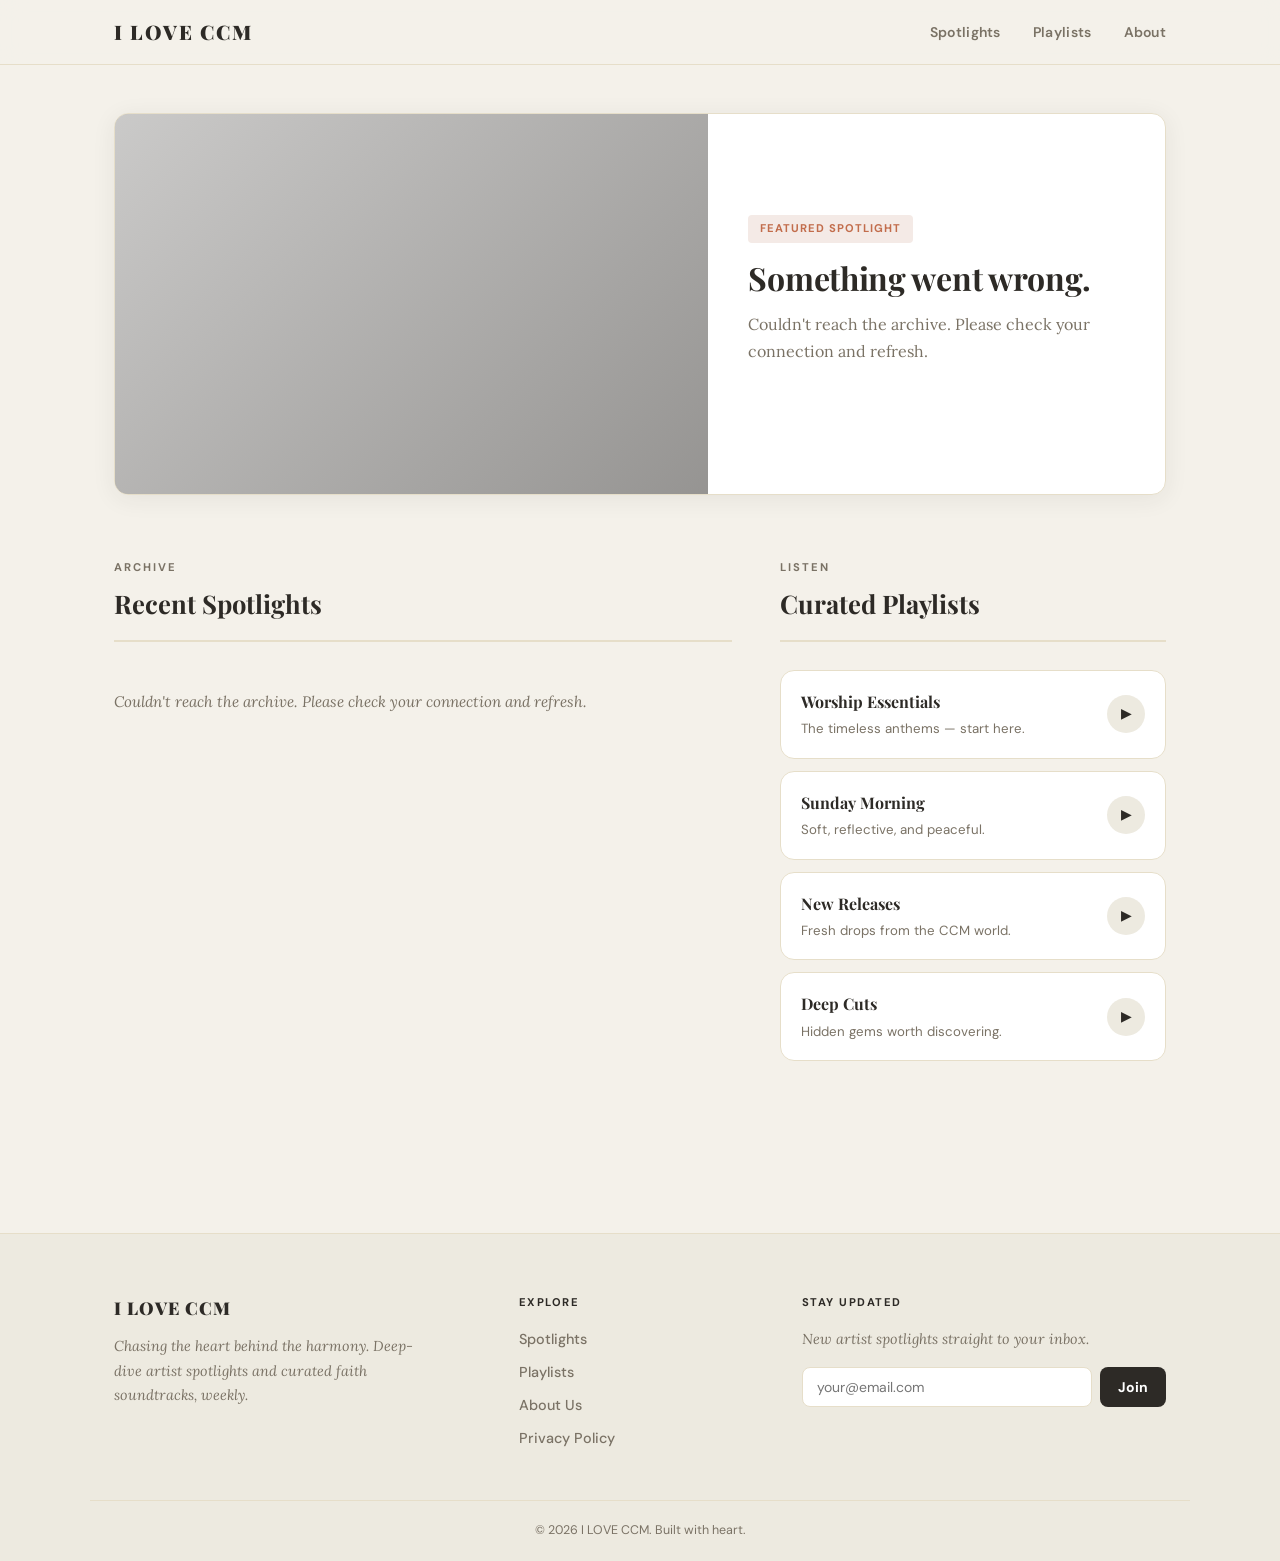
<file: index.html>
<!DOCTYPE html>
<html lang="en">
<head>
    <meta charset="UTF-8">
    <meta name="viewport" content="width=device-width, initial-scale=1.0">
    <meta name="description" content="I LOVE CCM — deep-dive artist spotlights and curated faith soundtracks.">
    <title>I LOVE CCM | Artist Spotlights & Playlists</title>
    <link rel="stylesheet" href="style.css">
</head>
<body>

    <header>
        <div class="nav-container">
            <a href="index.html" class="logo">I LOVE CCM</a>
            <nav class="nav-links">
                <a href="#spotlights">Spotlights</a>
                <a href="#playlists">Playlists</a>
                <a href="about.html">About</a>
            </nav>
        </div>
    </header>

    <main>

        <!-- HERO SPOTLIGHT -->
        <section class="hero-spotlight fade-up" id="featured-section" aria-label="Featured spotlight">
            <div class="spotlight-img" id="hero-img"></div>
            <div class="spotlight-content">
                <span class="tag">Featured Spotlight</span>
                <h1 class="spotlight-title" id="hero-title">Loading…</h1>
                <p class="spotlight-excerpt" id="hero-excerpt">Our latest artist breakdown is on its way.</p>
                <button class="btn" id="hero-btn" type="button">Read Spotlight</button>
            </div>
        </section>

        <!-- MAIN CONTENT GRID -->
        <div class="content-grid">

            <!-- RECENT SPOTLIGHTS -->
            <section id="spotlights" aria-label="Recent spotlights">
                <p class="section-label">Archive</p>
                <h2 class="section-title">Recent Spotlights</h2>
                <div class="posts-list" id="posts-container">
                    <p class="loading-state">Pulling from the archive…</p>
                </div>
            </section>

            <!-- PLAYLIST SIDEBAR -->
            <aside class="playlist-sidebar" id="playlists" aria-label="Curated playlists">
                <p class="section-label">Listen</p>
                <h2 class="section-title">Curated Playlists</h2>
                <div id="playlists-container">
                    <!-- Static playlist cards — replace href with your actual Spotify/Apple Music links -->
                    <a class="playlist-card" href="https://open.spotify.com" target="_blank" rel="noopener" aria-label="Open worship essentials playlist">
                        <div class="playlist-info">
                            <h4>Worship Essentials</h4>
                            <p>The timeless anthems — start here.</p>
                        </div>
                        <div class="play-icon" aria-hidden="true">▶</div>
                    </a>
                    <a class="playlist-card" href="https://open.spotify.com" target="_blank" rel="noopener" aria-label="Open Sunday morning playlist">
                        <div class="playlist-info">
                            <h4>Sunday Morning</h4>
                            <p>Soft, reflective, and peaceful.</p>
                        </div>
                        <div class="play-icon" aria-hidden="true">▶</div>
                    </a>
                    <a class="playlist-card" href="https://open.spotify.com" target="_blank" rel="noopener" aria-label="Open new releases playlist">
                        <div class="playlist-info">
                            <h4>New Releases</h4>
                            <p>Fresh drops from the CCM world.</p>
                        </div>
                        <div class="play-icon" aria-hidden="true">▶</div>
                    </a>
                    <a class="playlist-card" href="https://open.spotify.com" target="_blank" rel="noopener" aria-label="Open deep cuts playlist">
                        <div class="playlist-info">
                            <h4>Deep Cuts</h4>
                            <p>Hidden gems worth discovering.</p>
                        </div>
                        <div class="play-icon" aria-hidden="true">▶</div>
                    </a>
                </div>
            </aside>

        </div>
    </main>

    <footer>
        <div class="footer-container">
            <div class="footer-brand">
                <h3>I LOVE CCM</h3>
                <p>Chasing the heart behind the harmony. Deep-dive artist spotlights and curated faith soundtracks, weekly.</p>
            </div>
            <div class="footer-links">
                <h4>Explore</h4>
                <a href="#spotlights">Spotlights</a>
                <a href="#playlists">Playlists</a>
                <a href="about.html">About Us</a>
                <a href="privacy.html">Privacy Policy</a>
            </div>
            <div class="footer-newsletter">
                <h4>Stay Updated</h4>
                <p>New artist spotlights straight to your inbox.</p>
                <div class="newsletter-form">
                    <input type="email" id="newsletter-email" placeholder="your@email.com" aria-label="Email address">
                    <button type="button" id="newsletter-btn">Join</button>
                </div>
                <p class="newsletter-feedback" id="newsletter-feedback" aria-live="polite"></p>
            </div>
        </div>
        <div class="footer-bottom">
            &copy; 2026 I LOVE CCM. Built with heart.
        </div>
    </footer>

    <script src="script.js"></script>

    <script>
        // Newsletter
     document.getElementById("newsletter-btn").addEventListener("click", async () => {
    const input    = document.getElementById("newsletter-email");
    const feedback = document.getElementById("newsletter-feedback");
    const email    = input.value.trim();
    const valid    = /^[^\s@]+@[^\s@]+\.[^\s@]+$/.test(email);

    if (!valid) {
        feedback.textContent = "Please enter a valid email address.";
        feedback.style.color = "#e05c3a";
        return;
    }

    feedback.textContent = "Subscribing...";
    feedback.style.color = "var(--text-muted)";

    try {
        const res  = await fetch("/api/subscribe", {
            method:  "POST",
            headers: { "Content-Type": "application/json" },
            body:    JSON.stringify({ email })
        });
        const data = await res.json();

        if (res.ok) {
            feedback.textContent = "You're in! Welcome to the hub ✦";
            feedback.style.color = "var(--accent-secondary)";
            input.value = "";
        } else {
            feedback.textContent = data.error || "Something went wrong. Try again.";
            feedback.style.color = "#e05c3a";
        }
    } catch (err) {
        feedback.textContent = "Connection error. Please try again.";
        feedback.style.color = "#e05c3a";
    }
});
    </script>

</body>
</html>
</file>
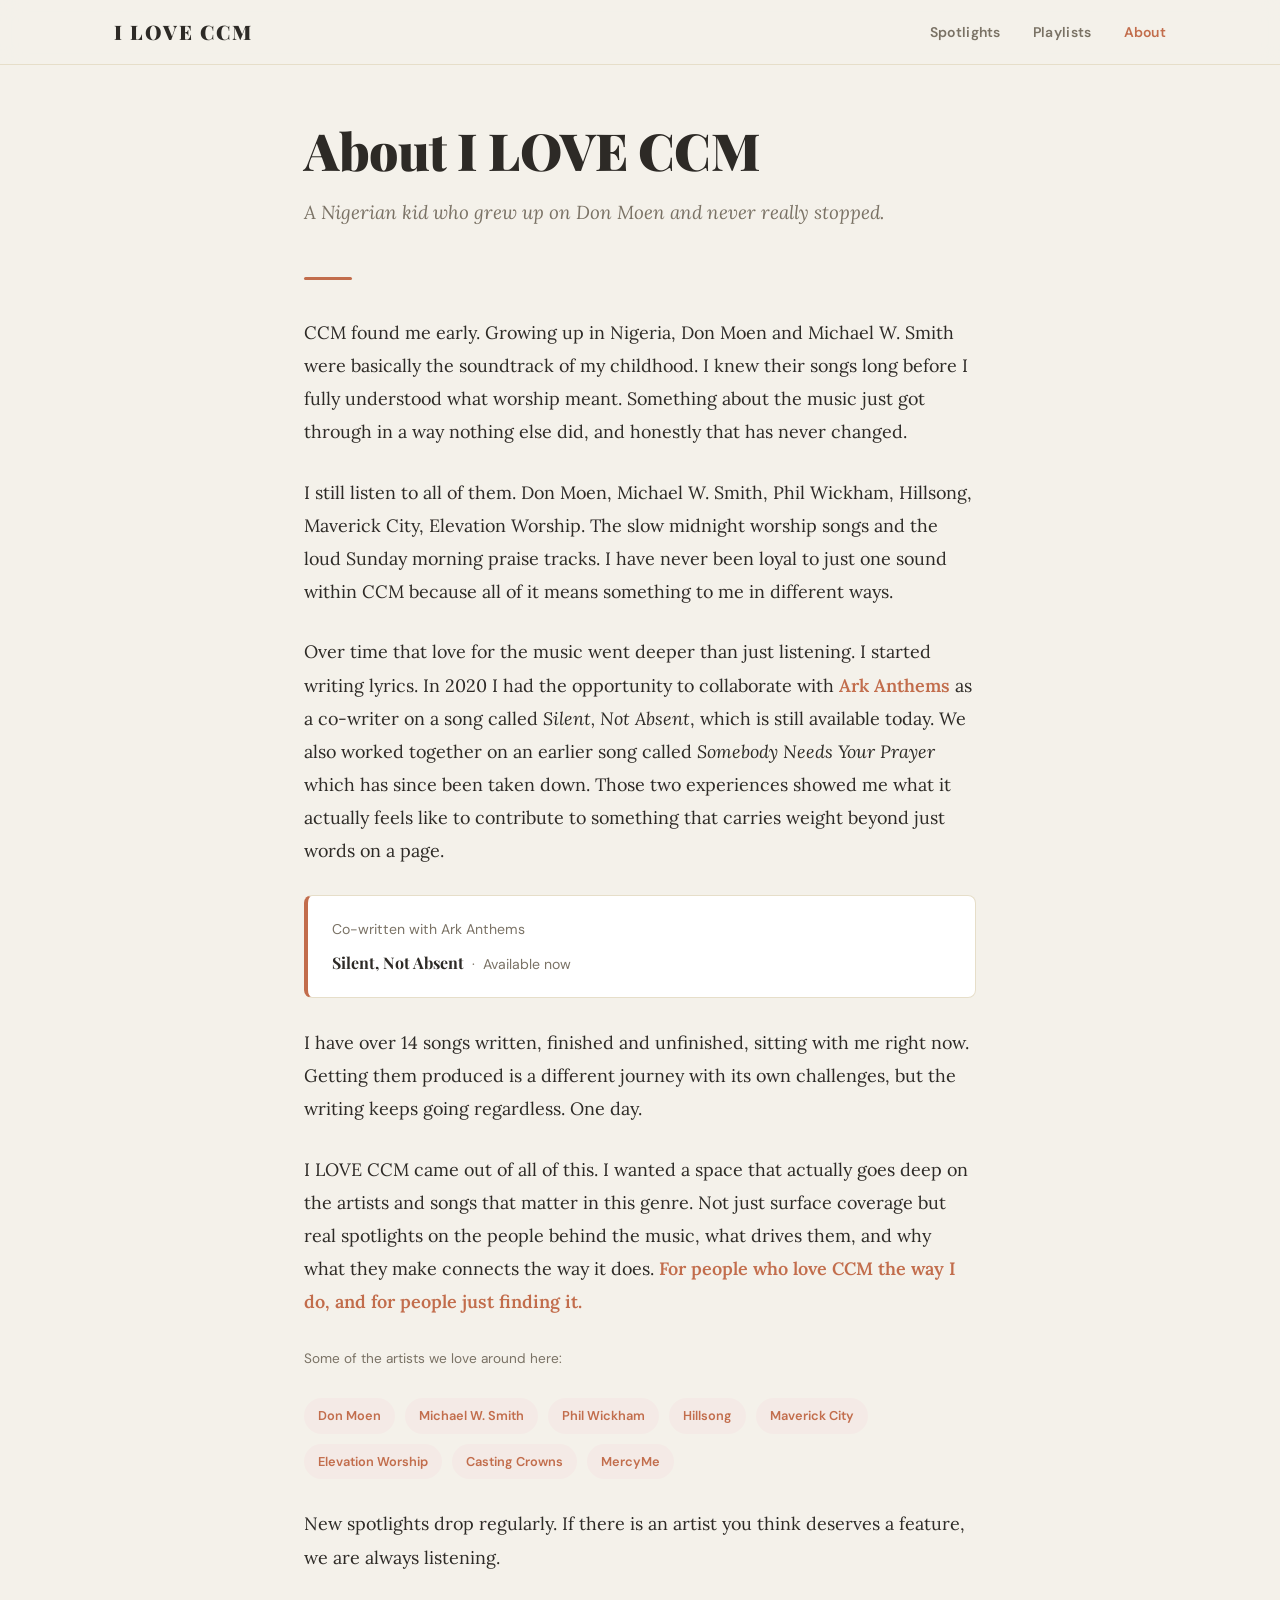
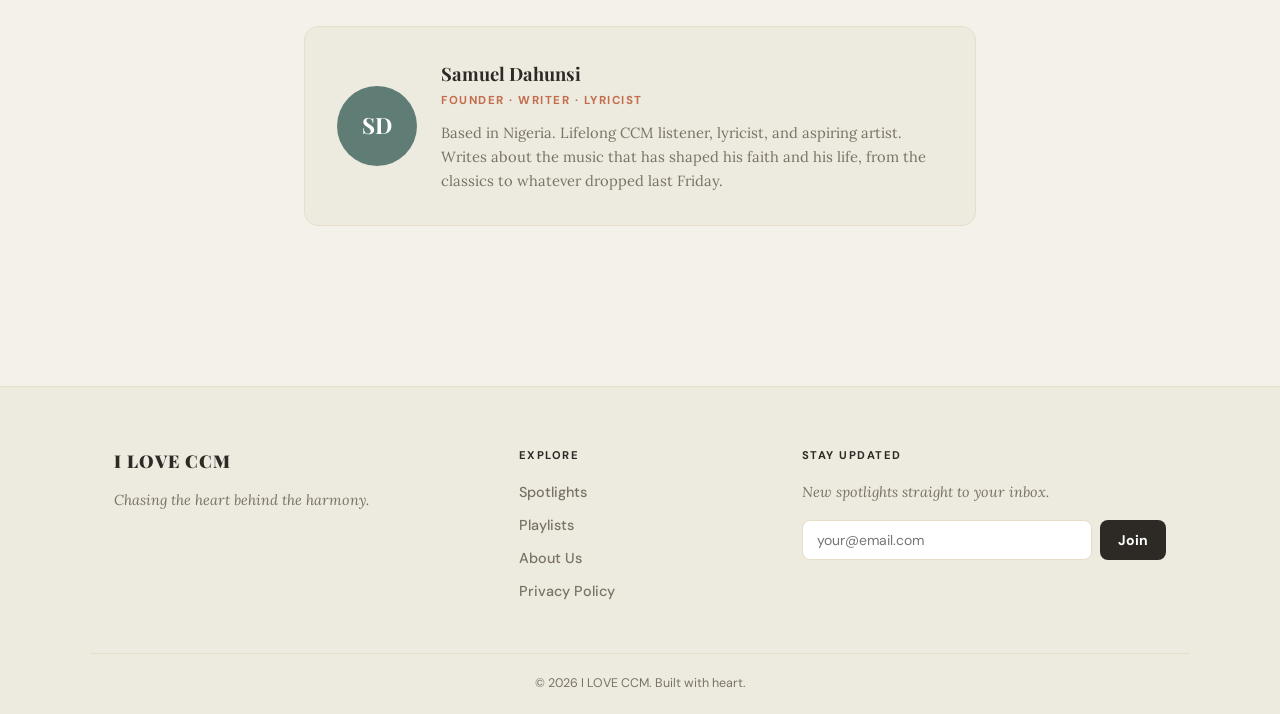
<file: about.html>
<!DOCTYPE html>
<html lang="en">
<head>
    <meta charset="UTF-8">
    <meta name="viewport" content="width=device-width, initial-scale=1.0">
    <title>About | I LOVE CCM</title>
    <link rel="stylesheet" href="style.css">
    <style>
        .about-wrapper {
            max-width: 720px;
            margin: 0 auto;
            padding: 56px 24px 80px;
        }

        .about-hero {
            margin-bottom: 48px;
        }

        .about-hero h1 {
            font-family: var(--font-display);
            font-size: clamp(2.2rem, 5vw, 3.2rem);
            font-weight: 900;
            color: var(--text-main);
            line-height: 1.15;
            margin-bottom: 16px;
            letter-spacing: -0.5px;
        }

        .about-hero .lead {
            font-family: var(--font-body);
            font-size: 1.18rem;
            color: var(--text-muted);
            line-height: 1.75;
            font-style: italic;
        }

        .about-divider {
            width: 48px;
            height: 3px;
            background: var(--accent-primary);
            border: none;
            margin: 36px 0;
            border-radius: 2px;
        }

        .about-body {
            font-family: var(--font-body);
            font-size: 1.12rem;
            line-height: 1.85;
            color: var(--text-main);
        }

        .about-body p {
            margin-bottom: 1.7rem;
        }

        .about-body strong {
            color: var(--accent-primary);
            font-weight: 600;
        }

        .song-credit {
            background: var(--bg-card);
            border: 1px solid var(--border-subtle);
            border-left: 4px solid var(--accent-primary);
            border-radius: var(--radius-sm);
            padding: 20px 24px;
            margin: 8px 0 28px;
        }

        .song-credit p {
            font-family: var(--font-ui);
            font-size: 0.88rem;
            color: var(--text-muted);
            margin: 0 0 6px;
            font-style: normal;
        }

        .song-credit p:last-child {
            margin: 0;
        }

        .song-credit strong {
            font-family: var(--font-display);
            font-size: 1rem;
            color: var(--text-main);
            font-weight: 700;
        }

        .artists-grid {
            display: flex;
            flex-wrap: wrap;
            gap: 10px;
            margin: 8px 0 28px;
        }

        .artist-tag {
            background: #f4eae6;
            color: var(--accent-primary);
            font-family: var(--font-ui);
            font-size: 0.8rem;
            font-weight: 600;
            padding: 6px 14px;
            border-radius: 20px;
        }

        .founder-card {
            display: grid;
            grid-template-columns: auto 1fr;
            gap: 24px;
            align-items: center;
            background: var(--bg-subtle);
            border: 1px solid var(--border-subtle);
            border-radius: var(--radius-card);
            padding: 32px;
            margin-top: 52px;
        }

        @media (max-width: 500px) {
            .founder-card {
                grid-template-columns: 1fr;
                text-align: center;
                justify-items: center;
            }
        }

        .founder-avatar {
            width: 80px;
            height: 80px;
            background: var(--accent-secondary);
            border-radius: 50%;
            display: flex;
            align-items: center;
            justify-content: center;
            color: white;
            font-family: var(--font-display);
            font-weight: 700;
            font-size: 1.4rem;
            flex-shrink: 0;
        }

        .founder-info h3 {
            font-family: var(--font-display);
            font-size: 1.15rem;
            font-weight: 700;
            color: var(--text-main);
            margin-bottom: 4px;
        }

        .founder-info h4 {
            font-family: var(--font-ui);
            font-size: 0.72rem;
            color: var(--accent-primary);
            text-transform: uppercase;
            letter-spacing: 1.5px;
            font-weight: 700;
            margin-bottom: 10px;
        }

        .founder-info p {
            font-family: var(--font-body);
            font-size: 0.92rem;
            color: var(--text-muted);
            line-height: 1.65;
            margin: 0;
        }
    </style>
</head>
<body>

    <header>
        <div class="nav-container">
            <a href="index.html" class="logo">I LOVE CCM</a>
            <nav class="nav-links">
                <a href="index.html#spotlights">Spotlights</a>
                <a href="index.html#playlists">Playlists</a>
                <a href="about.html" style="color: var(--accent-primary);">About</a>
            </nav>
        </div>
    </header>

    <main class="about-wrapper">

        <div class="about-hero fade-up">
            <h1>About I LOVE CCM</h1>
            <p class="lead">A Nigerian kid who grew up on Don Moen and never really stopped.</p>
        </div>

        <hr class="about-divider">

        <div class="about-body fade-up fade-up-1">

            <p>
                CCM found me early. Growing up in Nigeria, Don Moen and Michael W. Smith were basically the soundtrack of my childhood. I knew their songs long before I fully understood what worship meant. Something about the music just got through in a way nothing else did, and honestly that has never changed.
            </p>

            <p>
                I still listen to all of them. Don Moen, Michael W. Smith, Phil Wickham, Hillsong, Maverick City, Elevation Worship. The slow midnight worship songs and the loud Sunday morning praise tracks. I have never been loyal to just one sound within CCM because all of it means something to me in different ways.
            </p>

            <p>
                Over time that love for the music went deeper than just listening. I started writing lyrics. In 2020 I had the opportunity to collaborate with <strong>Ark Anthems</strong> as a co-writer on a song called <em>Silent, Not Absent</em>, which is still available today. We also worked together on an earlier song called <em>Somebody Needs Your Prayer</em> which has since been taken down. Those two experiences showed me what it actually feels like to contribute to something that carries weight beyond just words on a page.
            </p>

            <div class="song-credit">
                <p>Co-written with Ark Anthems</p>
                <p><strong>Silent, Not Absent</strong> &nbsp;·&nbsp; Available now</p>
            </div>

            <p>
                I have over 14 songs written, finished and unfinished, sitting with me right now. Getting them produced is a different journey with its own challenges, but the writing keeps going regardless. One day.
            </p>

            <p>
                I LOVE CCM came out of all of this. I wanted a space that actually goes deep on the artists and songs that matter in this genre. Not just surface coverage but real spotlights on the people behind the music, what drives them, and why what they make connects the way it does. <strong>For people who love CCM the way I do, and for people just finding it.</strong>
            </p>

            <p style="font-family: var(--font-ui); font-size: 0.85rem; color: var(--text-muted);">
                Some of the artists we love around here:
            </p>

            <div class="artists-grid">
                <span class="artist-tag">Don Moen</span>
                <span class="artist-tag">Michael W. Smith</span>
                <span class="artist-tag">Phil Wickham</span>
                <span class="artist-tag">Hillsong</span>
                <span class="artist-tag">Maverick City</span>
                <span class="artist-tag">Elevation Worship</span>
                <span class="artist-tag">Casting Crowns</span>
                <span class="artist-tag">MercyMe</span>
            </div>

            <p>
                New spotlights drop regularly. If there is an artist you think deserves a feature, we are always listening.
            </p>

        </div>

        <div class="founder-card fade-up fade-up-2">
            <div class="founder-avatar">SD</div>
            <div class="founder-info">
                <h3>Samuel Dahunsi</h3>
                <h4>Founder · Writer · Lyricist</h4>
                <p>Based in Nigeria. Lifelong CCM listener, lyricist, and aspiring artist. Writes about the music that has shaped his faith and his life, from the classics to whatever dropped last Friday.</p>
            </div>
        </div>

    </main>

    <footer>
        <div class="footer-container">
            <div class="footer-brand">
                <h3>I LOVE CCM</h3>
                <p>Chasing the heart behind the harmony.</p>
            </div>
            <div class="footer-links">
                <h4>Explore</h4>
                <a href="index.html#spotlights">Spotlights</a>
                <a href="index.html#playlists">Playlists</a>
                <a href="about.html">About Us</a>
                <a href="privacy.html">Privacy Policy</a>
            </div>
            <div class="footer-newsletter">
                <h4>Stay Updated</h4>
                <p>New spotlights straight to your inbox.</p>
                <div class="newsletter-form">
                    <input type="email" id="newsletter-email" placeholder="your@email.com" aria-label="Email address">
                    <button type="button" id="newsletter-btn">Join</button>
                </div>
                <p class="newsletter-feedback" id="newsletter-feedback" aria-live="polite"></p>
            </div>
        </div>
        <div class="footer-bottom">
            &copy; 2026 I LOVE CCM. Built with heart.
        </div>
    </footer>

    <script>
        document.getElementById("newsletter-btn").addEventListener("click", async () => {
    const input    = document.getElementById("newsletter-email");
    const feedback = document.getElementById("newsletter-feedback");
    const email    = input.value.trim();
    const valid    = /^[^\s@]+@[^\s@]+\.[^\s@]+$/.test(email);

    if (!valid) {
        feedback.textContent = "Please enter a valid email address.";
        feedback.style.color = "#e05c3a";
        return;
    }

    feedback.textContent = "Subscribing...";
    feedback.style.color = "var(--text-muted)";

    try {
        const res  = await fetch("/api/subscribe", {
            method:  "POST",
            headers: { "Content-Type": "application/json" },
            body:    JSON.stringify({ email })
        });
        const data = await res.json();

        if (res.ok) {
            feedback.textContent = "You're in! Welcome to the hub ✦";
            feedback.style.color = "var(--accent-secondary)";
            input.value = "";
        } else {
            feedback.textContent = data.error || "Something went wrong. Try again.";
            feedback.style.color = "#e05c3a";
        }
    } catch (err) {
        feedback.textContent = "Connection error. Please try again.";
        feedback.style.color = "#e05c3a";
    }
});
    </script>

</body>
</html>
</file>
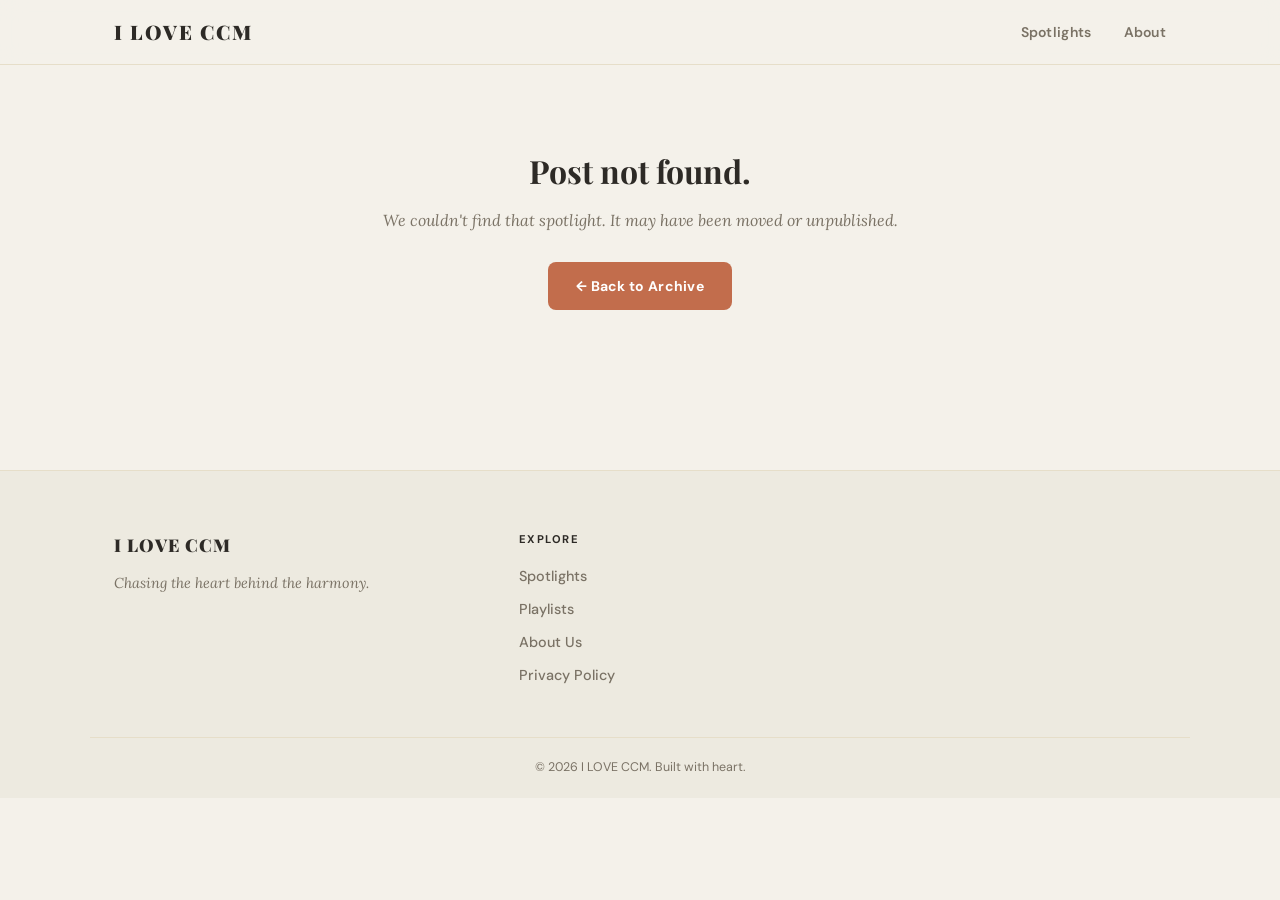
<file: post.html>
<!DOCTYPE html>
<html lang="en">
<head>
    <meta charset="UTF-8">
    <meta name="viewport" content="width=device-width, initial-scale=1.0">
    <title>Loading… | I LOVE CCM</title>
    <link rel="stylesheet" href="style.css">
</head>
<body>

    <header>
        <div class="nav-container">
            <a href="index.html" class="logo">I LOVE CCM</a>
            <nav class="nav-links">
                <a href="index.html">Spotlights</a>
                <a href="about.html">About</a>
            </nav>
        </div>
    </header>

    <!-- ERROR STATE -->
    <div id="post-error" class="article-wrapper error-state" style="display:none;">
        <h2>Post not found.</h2>
        <p>We couldn't find that spotlight. It may have been moved or unpublished.</p>
        <a href="index.html" class="btn">← Back to Archive</a>
    </div>

    <!-- ARTICLE (hidden until loaded) -->
    <div id="post-content" class="article-wrapper" style="display:none;">

        <a href="index.html" class="back-link">← Back to Archive</a>

        <div id="article-hero" class="article-hero"></div>

        <span class="article-tag">Spotlight</span>
        <h1 class="article-title" id="article-title"></h1>

        <div class="article-byline">
            <span class="byline-text">By Samuel Dahunsi</span>
            <span class="byline-dot"></span>
            <span class="byline-text" id="article-date"></span>
            <span class="byline-dot"></span>
            <span class="byline-text">Artist Spotlight</span>
        </div>

        <div class="article-body" id="article-body"></div>

        <!-- MUSIC EMBED — rendered only when spotifyEmbed exists -->
        <div class="music-embed-box" id="music-embed-box" style="display:none;">
            <div class="music-embed-header">
                <div class="music-embed-icon">♫</div>
                <div class="music-embed-header-text">
                    <h3>Featured Listen</h3>
                    <p>Stream while you read</p>
                </div>
            </div>
            <div id="music-player-container"></div>
        </div>

    </div>

    <footer>
        <div class="footer-container">
            <div class="footer-brand">
                <h3>I LOVE CCM</h3>
                <p>Chasing the heart behind the harmony.</p>
            </div>
            <div class="footer-links">
                <h4>Explore</h4>
                <a href="index.html#spotlights">Spotlights</a>
                <a href="index.html#playlists">Playlists</a>
                <a href="about.html">About Us</a>
                <a href="privacy.html">Privacy Policy</a>
            </div>
        </div>
        <div class="footer-bottom">
            &copy; 2026 I LOVE CCM. Built with heart.
        </div>
    </footer>

    <script>
        // ==========================================
        // CONFIG (must match script.js)
        // ==========================================
        const SPACE_ID     = "0fo9oivnc9eg";
        const ACCESS_TOKEN = "eyIZSbaPdv4n-Lc80i7L7gJWVVDHfMa8Vj5-HL_b-hI";
        const BASE_URL     = `https://cdn.contentful.com/spaces/${SPACE_ID}/environments/master`;
        const FALLBACK_IMG = "https://images.unsplash.com/photo-1514525253161-7a46d19cd819?q=80&w=1200&auto=format&fit=crop";

        // ==========================================
        // BOOT
        // ==========================================
        document.addEventListener("DOMContentLoaded", async () => {
            const slug = new URLSearchParams(window.location.search).get("slug");

            if (!slug) {
                showError();
                return;
            }

            const post = await fetchPostBySlug(slug);

            if (!post) {
                showError();
                return;
            }

            renderPost(post);
        });

        // ==========================================
        // FETCH SINGLE POST BY SLUG
        // ==========================================
        async function fetchPostBySlug(slug) {
            const url = `${BASE_URL}/entries`
                      + `?access_token=${ACCESS_TOKEN}`
                      + `&content_type=post`
                      + `&fields.slug=${encodeURIComponent(slug)}`
                      + `&include=1`
                      + `&limit=1`;

            try {
                const res = await fetch(url);
                if (!res.ok) throw new Error(`HTTP ${res.status}`);

                const data = await res.json();
                if (!data.items?.length) return null;

                // Build image map
                const imageMap = {};
                (data.includes?.Asset ?? []).forEach(asset => {
                    if (asset.sys?.id && asset.fields?.file?.url) {
                        imageMap[asset.sys.id] = "https:" + asset.fields.file.url;
                    }
                });

                const item    = data.items[0];
                const f       = item.fields;
                const imageId = f.image?.sys?.id ?? null;

                return {
                    title:        f.title        ?? "Untitled",
                    excerpt:      f.excerpt      ?? "",
                    slug:         f.slug         ?? slug,
                    body:         f.body         ?? "",
                    imageUrl:     imageId ? imageMap[imageId] : FALLBACK_IMG,
                    spotifyEmbed: f.spotifyEmbed ?? null,
                    createdAt:    item.sys.createdAt ?? null,
                };
            } catch (err) {
                console.error("fetchPostBySlug failed:", err);
                return null;
            }
        }

        // ==========================================
        // RENDER POST
        // ==========================================
        function renderPost(post) {
            // Page <title>
            document.title = `${post.title} | I LOVE CCM`;

            // Hero banner
            const hero = document.getElementById("article-hero");
            if (hero) {
                hero.style.backgroundImage = `url('${post.imageUrl}')`;
            }

            // Title
            const titleEl = document.getElementById("article-title");
            if (titleEl) titleEl.textContent = post.title;

            // Date
            const dateEl = document.getElementById("article-date");
            if (dateEl && post.createdAt) {
                dateEl.textContent = new Date(post.createdAt).toLocaleDateString("en-US", {
                    year: "numeric", month: "long", day: "numeric"
                });
            }

            // Body
            renderBody(post.body);

            // Music embed — THE KEY FIX:
            // All logic is inside renderPost(), which only runs after `post` is confirmed.
            // No brackets outside, no scope issues.
            renderMusicEmbed(post.spotifyEmbed);

            // Show the article
            document.getElementById("post-content").style.display = "block";
        }

        // ==========================================
        // RENDER BODY TEXT
        // Handles both plain string and Contentful Rich Text JSON
        // ==========================================
        function renderBody(body) {
            const el = document.getElementById("article-body");
            if (!el) return;

            if (!body) {
                el.innerHTML = `<p style="color:var(--text-muted); font-style:italic;">No content yet.</p>`;
                return;
            }

            // Rich Text JSON (object) — walk the node tree for plain text
            if (typeof body === "object" && body !== null) {
                const text = extractPlainText(body);
                el.innerHTML = text
                    .split(/\n{2,}/)
                    .filter(Boolean)
                    .map(p => `<p>${p.replace(/\n/g, "<br>")}</p>`)
                    .join("");
                return;
            }

            // Plain string
            if (typeof body === "string") {
                el.innerHTML = body
                    .split(/\n{2,}/)
                    .filter(Boolean)
                    .map(p => `<p>${p.replace(/\n/g, "<br>")}</p>`)
                    .join("");
            }
        }

        // Walks Contentful Rich Text JSON and extracts readable text
        function extractPlainText(node) {
            if (!node) return "";
            if (node.nodeType === "text") return node.value || "";
            if (!Array.isArray(node.content)) return "";

            const BLOCK_TYPES = new Set([
                "paragraph","heading-1","heading-2","heading-3",
                "heading-4","blockquote","list-item"
            ]);

            return node.content
                .map(child => {
                    const text = extractPlainText(child);
                    return BLOCK_TYPES.has(child.nodeType) ? text + "\n\n" : text;
                })
                .join("")
                .trim();
        }

        // ==========================================
        // RENDER MUSIC EMBED
        // Handles escaped quotes Contentful sometimes introduces
        // ==========================================
        function renderMusicEmbed(embedCode) {
            const box       = document.getElementById("music-embed-box");
            const container = document.getElementById("music-player-container");

            if (!embedCode || !box || !container) {
                if (box) box.style.display = "none";
                return;
            }

            // Unescape any backslash-escaped quotes from Contentful storage
            const clean = String(embedCode)
                .replace(/\\"/g, '"')
                .replace(/\\'/g, "'");

            container.innerHTML = clean;

            // Ensure iframe fills its container and has no border
            const iframe = container.querySelector("iframe");
            if (iframe) {
                iframe.style.width        = "100%";
                iframe.style.border       = "none";
                iframe.style.borderRadius = "8px";
                iframe.style.display      = "block";
            }

            box.style.display = "block";
        }

        // ==========================================
        // ERROR STATE
        // ==========================================
        function showError() {
            document.getElementById("post-error").style.display   = "block";
            document.getElementById("post-content").style.display = "none";
        }
    </script>

</body>
</html>
</file>
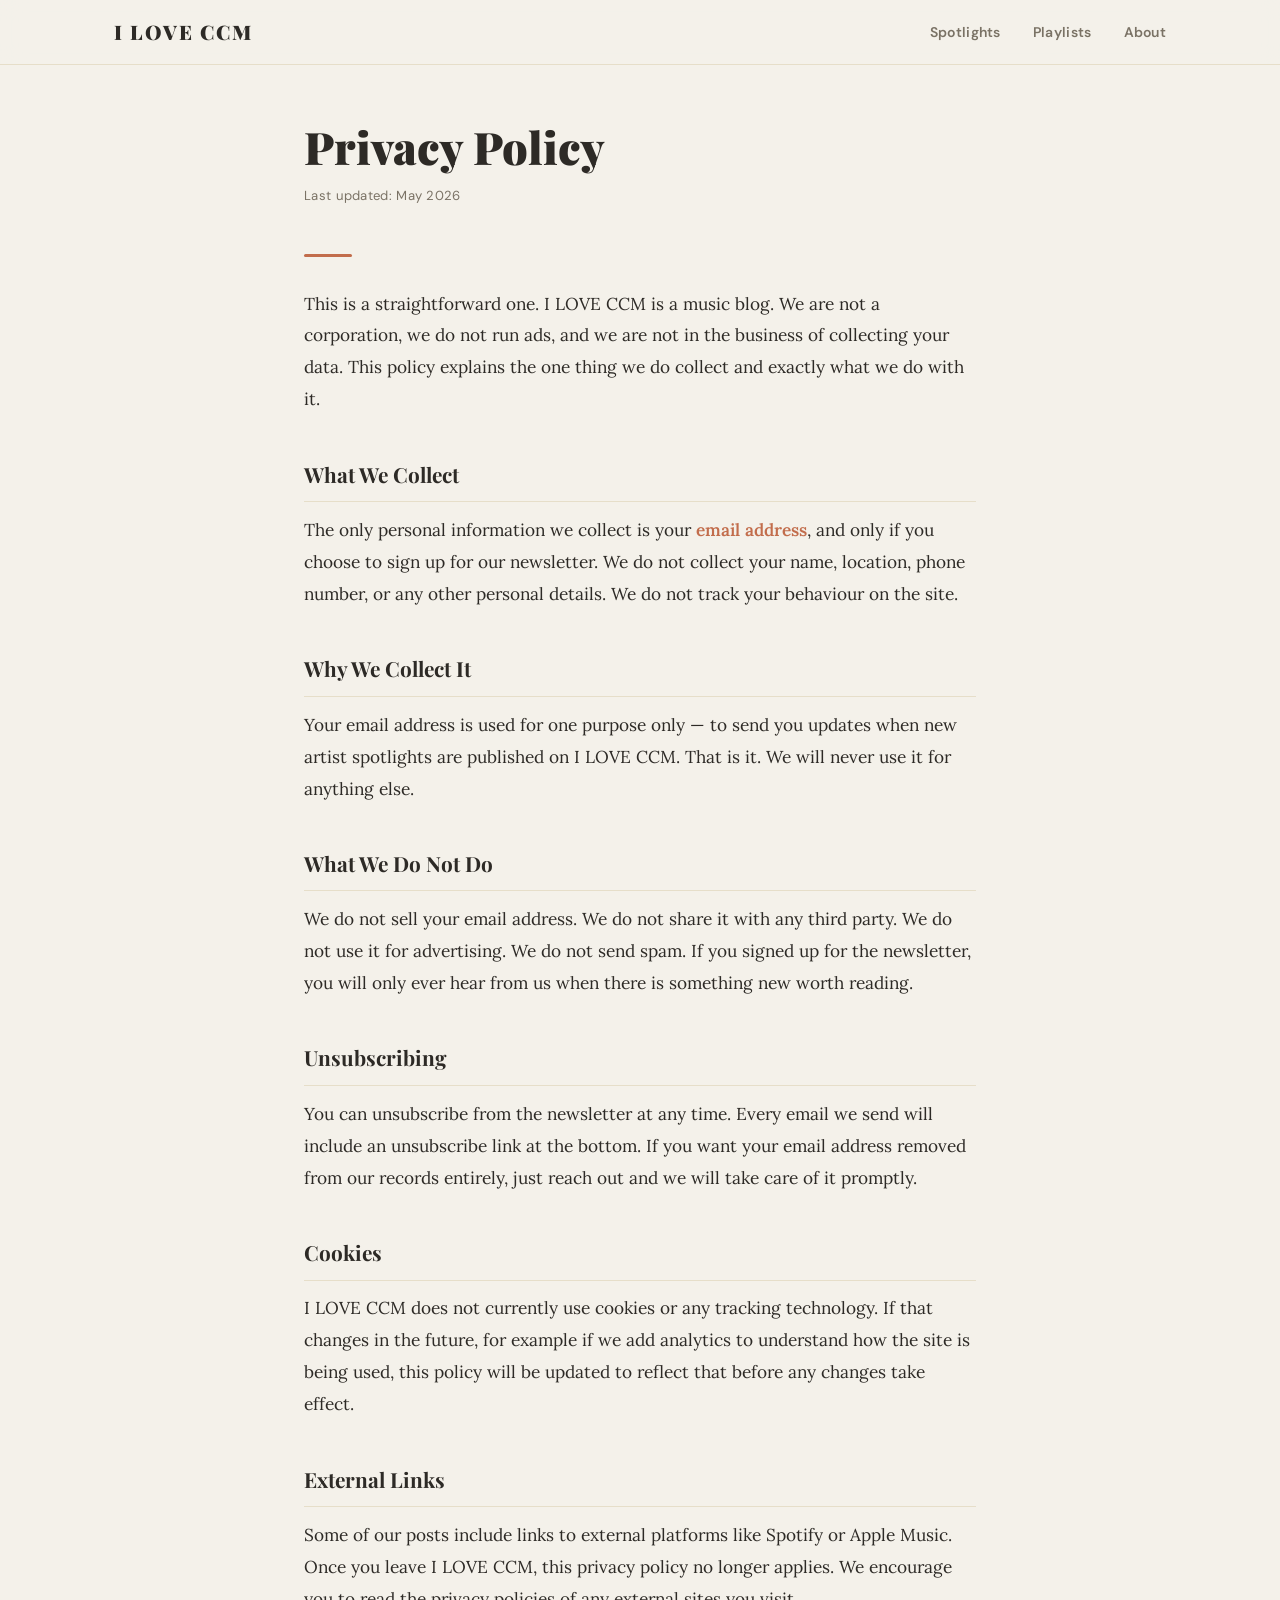
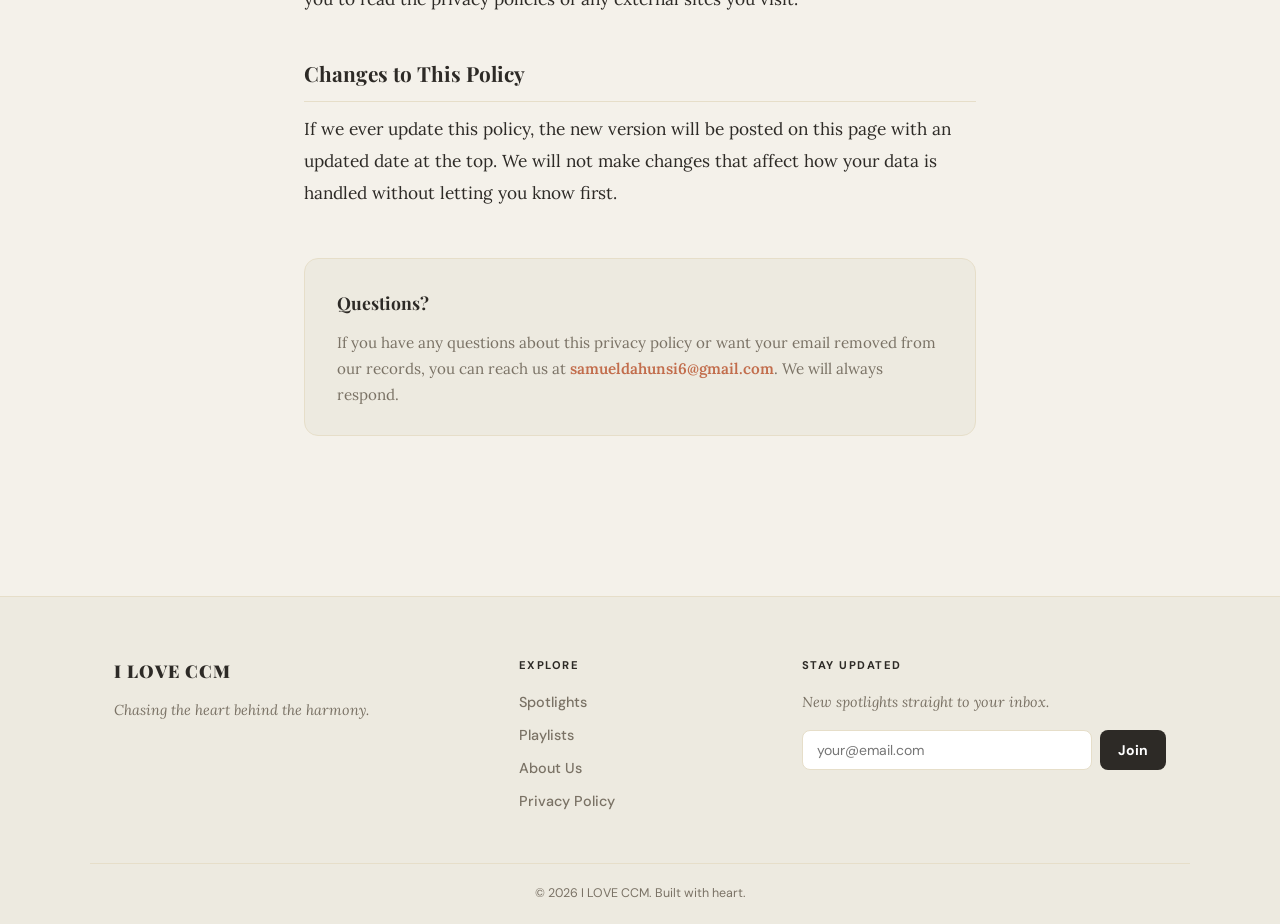
<file: privacy.html>
<!DOCTYPE html>
<html lang="en">
<head>
    <meta charset="UTF-8">
    <meta name="viewport" content="width=device-width, initial-scale=1.0">
    <title>Privacy Policy | I LOVE CCM</title>
    <link rel="stylesheet" href="style.css">
    <style>
        .privacy-wrapper {
            max-width: 720px;
            margin: 0 auto;
            padding: 56px 24px 80px;
        }

        .privacy-hero {
            margin-bottom: 48px;
        }

        .privacy-hero h1 {
            font-family: var(--font-display);
            font-size: clamp(2rem, 5vw, 2.8rem);
            font-weight: 900;
            color: var(--text-main);
            line-height: 1.15;
            margin-bottom: 12px;
        }

        .privacy-hero .last-updated {
            font-family: var(--font-ui);
            font-size: 0.82rem;
            color: var(--text-muted);
            letter-spacing: 0.3px;
        }

        .privacy-divider {
            width: 48px;
            height: 3px;
            background: var(--accent-primary);
            border: none;
            margin: 32px 0;
            border-radius: 2px;
        }

        .privacy-body {
            font-family: var(--font-body);
            font-size: 1.08rem;
            line-height: 1.85;
            color: var(--text-main);
        }

        .privacy-body p {
            margin-bottom: 1.6rem;
        }

        .privacy-body h2 {
            font-family: var(--font-display);
            font-size: 1.3rem;
            font-weight: 700;
            color: var(--text-main);
            margin: 2.4rem 0 0.8rem;
            padding-bottom: 8px;
            border-bottom: 1px solid var(--border-subtle);
        }

        .privacy-body strong {
            color: var(--accent-primary);
            font-weight: 600;
        }

        .contact-box {
            background: var(--bg-subtle);
            border: 1px solid var(--border-subtle);
            border-radius: var(--radius-card);
            padding: 28px 32px;
            margin-top: 48px;
        }

        .contact-box h3 {
            font-family: var(--font-display);
            font-size: 1.1rem;
            font-weight: 700;
            color: var(--text-main);
            margin-bottom: 10px;
        }

        .contact-box p {
            font-family: var(--font-body);
            font-size: 0.95rem;
            color: var(--text-muted);
            line-height: 1.7;
            margin: 0;
        }

        .contact-box a {
            color: var(--accent-primary);
            text-decoration: none;
            font-weight: 600;
        }

        .contact-box a:hover {
            text-decoration: underline;
        }
    </style>
</head>
<body>

    <header>
        <div class="nav-container">
            <a href="index.html" class="logo">I LOVE CCM</a>
            <nav class="nav-links">
                <a href="index.html#spotlights">Spotlights</a>
                <a href="index.html#playlists">Playlists</a>
                <a href="about.html">About</a>
            </nav>
        </div>
    </header>

    <main class="privacy-wrapper">

        <div class="privacy-hero fade-up">
            <h1>Privacy Policy</h1>
            <p class="last-updated">Last updated: May 2026</p>
        </div>

        <hr class="privacy-divider">

        <div class="privacy-body fade-up fade-up-1">

            <p>
                This is a straightforward one. I LOVE CCM is a music blog. We are not a corporation, we do not run ads, and we are not in the business of collecting your data. This policy explains the one thing we do collect and exactly what we do with it.
            </p>

            <h2>What We Collect</h2>
            <p>
                The only personal information we collect is your <strong>email address</strong>, and only if you choose to sign up for our newsletter. We do not collect your name, location, phone number, or any other personal details. We do not track your behaviour on the site.
            </p>

            <h2>Why We Collect It</h2>
            <p>
                Your email address is used for one purpose only — to send you updates when new artist spotlights are published on I LOVE CCM. That is it. We will never use it for anything else.
            </p>

            <h2>What We Do Not Do</h2>
            <p>
                We do not sell your email address. We do not share it with any third party. We do not use it for advertising. We do not send spam. If you signed up for the newsletter, you will only ever hear from us when there is something new worth reading.
            </p>

            <h2>Unsubscribing</h2>
            <p>
                You can unsubscribe from the newsletter at any time. Every email we send will include an unsubscribe link at the bottom. If you want your email address removed from our records entirely, just reach out and we will take care of it promptly.
            </p>

            <h2>Cookies</h2>
            <p>
                I LOVE CCM does not currently use cookies or any tracking technology. If that changes in the future, for example if we add analytics to understand how the site is being used, this policy will be updated to reflect that before any changes take effect.
            </p>

            <h2>External Links</h2>
            <p>
                Some of our posts include links to external platforms like Spotify or Apple Music. Once you leave I LOVE CCM, this privacy policy no longer applies. We encourage you to read the privacy policies of any external sites you visit.
            </p>

            <h2>Changes to This Policy</h2>
            <p>
                If we ever update this policy, the new version will be posted on this page with an updated date at the top. We will not make changes that affect how your data is handled without letting you know first.
            </p>

            <div class="contact-box">
                <h3>Questions?</h3>
                <p>If you have any questions about this privacy policy or want your email removed from our records, you can reach us at <a href="mailto:samueldahunsi6@gmail.com">samueldahunsi6@gmail.com</a>. We will always respond.</p>
            </div>

        </div>

    </main>

    <footer>
        <div class="footer-container">
            <div class="footer-brand">
                <h3>I LOVE CCM</h3>
                <p>Chasing the heart behind the harmony.</p>
            </div>
            <div class="footer-links">
                <h4>Explore</h4>
                <a href="index.html#spotlights">Spotlights</a>
                <a href="index.html#playlists">Playlists</a>
                <a href="about.html">About Us</a>
                <a href="privacy.html">Privacy Policy</a>
            </div>
            <div class="footer-newsletter">
                <h4>Stay Updated</h4>
                <p>New spotlights straight to your inbox.</p>
                <div class="newsletter-form">
                    <input type="email" id="newsletter-email" placeholder="your@email.com" aria-label="Email address">
                    <button type="button" id="newsletter-btn">Join</button>
                </div>
                <p class="newsletter-feedback" id="newsletter-feedback" aria-live="polite"></p>
            </div>
        </div>
        <div class="footer-bottom">
            &copy; 2026 I LOVE CCM. Built with heart.
        </div>
    </footer>

    <script>
       document.getElementById("newsletter-btn").addEventListener("click", async () => {
    const input    = document.getElementById("newsletter-email");
    const feedback = document.getElementById("newsletter-feedback");
    const email    = input.value.trim();
    const valid    = /^[^\s@]+@[^\s@]+\.[^\s@]+$/.test(email);

    if (!valid) {
        feedback.textContent = "Please enter a valid email address.";
        feedback.style.color = "#e05c3a";
        return;
    }

    feedback.textContent = "Subscribing...";
    feedback.style.color = "var(--text-muted)";

    try {
        const res  = await fetch("/api/subscribe", {
            method:  "POST",
            headers: { "Content-Type": "application/json" },
            body:    JSON.stringify({ email })
        });
        const data = await res.json();

        if (res.ok) {
            feedback.textContent = "You're in! Welcome to the hub ✦";
            feedback.style.color = "var(--accent-secondary)";
            input.value = "";
        } else {
            feedback.textContent = data.error || "Something went wrong. Try again.";
            feedback.style.color = "#e05c3a";
        }
    } catch (err) {
        feedback.textContent = "Connection error. Please try again.";
        feedback.style.color = "#e05c3a";
    }
});    </script>

</body>
</html>
</file>
<file: style.css>
/* ==========================================
   THE CCM HUB — EDITORIAL THEME v2
   Warm oatmeal · Terracotta · Sage
   Fonts: Playfair Display (display) + Lora (body)
   ========================================== */

@import url('https://fonts.googleapis.com/css2?family=Playfair+Display:ital,wght@0,700;0,900;1,700&family=Lora:ital,wght@0,400;0,600;1,400&family=DM+Sans:wght@400;500;600;700&display=swap');

:root {
    --bg-main:          #f4f1ea;
    --bg-card:          #ffffff;
    --bg-subtle:        #edeae0;
    --text-main:        #2d2a26;
    --text-muted:       #7a7265;
    --accent-primary:   #c26d4c;
    --accent-hover:     #a85a3a;
    --accent-secondary: #5f7d75;
    --border-subtle:    #e6dec9;
    --shadow-soft:      0 4px 24px rgba(45,42,38,0.07);
    --shadow-hover:     0 12px 40px rgba(45,42,38,0.13);
    --radius-card:      14px;
    --radius-sm:        8px;
    --font-display:     'Playfair Display', Georgia, serif;
    --font-body:        'Lora', Georgia, serif;
    --font-ui:          'DM Sans', sans-serif;
    --max-width:        1100px;
    --transition:       0.25s cubic-bezier(0.16, 1, 0.3, 1);
}

*, *::before, *::after {
    box-sizing: border-box;
    margin: 0;
    padding: 0;
}

html { scroll-behavior: smooth; }

body {
    background-color: var(--bg-main);
    color: var(--text-main);
    font-family: var(--font-ui);
    line-height: 1.6;
    -webkit-font-smoothing: antialiased;
}

/* ==========================================
   HEADER / NAV
   ========================================== */

header {
    position: sticky;
    top: 0;
    z-index: 100;
    background: rgba(244, 241, 234, 0.92);
    backdrop-filter: blur(12px);
    -webkit-backdrop-filter: blur(12px);
    border-bottom: 1px solid var(--border-subtle);
}

.nav-container {
    max-width: var(--max-width);
    margin: 0 auto;
    padding: 0 24px;
    height: 64px;
    display: flex;
    justify-content: space-between;
    align-items: center;
}

.logo {
    font-family: var(--font-display);
    font-size: 1.25rem;
    font-weight: 900;
    letter-spacing: 2px;
    text-decoration: none;
    color: var(--text-main);
    text-transform: uppercase;
}

.nav-links {
    display: flex;
    align-items: center;
    gap: 32px;
}

.nav-links a {
    text-decoration: none;
    color: var(--text-muted);
    font-family: var(--font-ui);
    font-weight: 600;
    font-size: 0.875rem;
    letter-spacing: 0.3px;
    transition: color var(--transition);
}

.nav-links a:hover { color: var(--accent-primary); }

/* ==========================================
   MAIN WRAPPER
   ========================================== */

main {
    max-width: var(--max-width);
    margin: 0 auto;
    padding: 48px 24px 80px;
}

/* ==========================================
   HERO SPOTLIGHT
   ========================================== */

.hero-spotlight {
    display: grid;
    grid-template-columns: 1fr;
    background: var(--bg-card);
    border: 1px solid var(--border-subtle);
    border-radius: var(--radius-card);
    overflow: hidden;
    box-shadow: var(--shadow-soft);
    margin-bottom: 64px;
    transition: box-shadow var(--transition);
}

@media (min-width: 768px) {
    .hero-spotlight { grid-template-columns: 1.3fr 1fr; }
}

.hero-spotlight:hover { box-shadow: var(--shadow-hover); }

.spotlight-img {
    min-height: 380px;
    background-size: cover;
    background-position: center;
    position: relative;
}

.spotlight-img::after {
    content: '';
    position: absolute;
    inset: 0;
    background: linear-gradient(135deg, rgba(45,42,38,0.25) 0%, rgba(45,42,38,0.5) 100%);
}

.spotlight-content {
    padding: 44px 40px;
    display: flex;
    flex-direction: column;
    justify-content: center;
    gap: 0;
}

.tag {
    display: inline-block;
    background: #f4eae6;
    color: var(--accent-primary);
    font-family: var(--font-ui);
    font-size: 0.7rem;
    font-weight: 700;
    padding: 5px 12px;
    border-radius: 4px;
    letter-spacing: 1px;
    text-transform: uppercase;
    margin-bottom: 16px;
    align-self: flex-start;
}

.spotlight-title {
    font-family: var(--font-display);
    font-size: 2rem;
    font-weight: 700;
    line-height: 1.2;
    color: var(--text-main);
    margin-bottom: 14px;
    letter-spacing: -0.3px;
}

.spotlight-excerpt {
    font-family: var(--font-body);
    font-size: 1rem;
    color: var(--text-muted);
    line-height: 1.7;
    margin-bottom: 28px;
}

.btn {
    display: inline-block;
    background: var(--accent-primary);
    color: #fff;
    border: none;
    padding: 13px 28px;
    border-radius: var(--radius-sm);
    font-family: var(--font-ui);
    font-weight: 700;
    font-size: 0.875rem;
    letter-spacing: 0.3px;
    cursor: pointer;
    align-self: flex-start;
    text-decoration: none;
    transition: background var(--transition), transform var(--transition);
}

.btn:hover {
    background: var(--accent-hover);
    transform: translateY(-1px);
}

/* ==========================================
   CONTENT GRID
   ========================================== */

.section-label {
    font-family: var(--font-ui);
    font-size: 0.7rem;
    font-weight: 700;
    letter-spacing: 2px;
    text-transform: uppercase;
    color: var(--text-muted);
    margin-bottom: 6px;
}

.section-title {
    font-family: var(--font-display);
    font-size: 1.6rem;
    font-weight: 700;
    color: var(--text-main);
    margin-bottom: 28px;
    padding-bottom: 16px;
    border-bottom: 2px solid var(--border-subtle);
}

.content-grid {
    display: grid;
    grid-template-columns: 1fr;
    gap: 48px;
    align-items: start;
}

@media (min-width: 768px) {
    .content-grid { grid-template-columns: 1.6fr 1fr; }
}

/* ==========================================
   POST CARDS
   ========================================== */

.posts-list {
    display: flex;
    flex-direction: column;
    gap: 16px;
}

.post-card {
    display: grid;
    grid-template-columns: 100px 1fr;
    gap: 18px;
    align-items: center;
    background: var(--bg-card);
    padding: 16px;
    border-radius: var(--radius-card);
    border: 1px solid var(--border-subtle);
    box-shadow: 0 2px 8px rgba(45,42,38,0.03);
    cursor: pointer;
    transition: transform var(--transition), border-color var(--transition), box-shadow var(--transition);
    text-decoration: none;
    color: inherit;
}

.post-card:hover {
    transform: translateX(5px);
    border-color: var(--accent-secondary);
    box-shadow: var(--shadow-soft);
}

.post-thumb {
    width: 100px;
    height: 100px;
    background-size: cover;
    background-position: center;
    border-radius: var(--radius-sm);
    flex-shrink: 0;
}

.post-card-title {
    font-family: var(--font-display);
    font-size: 1.05rem;
    font-weight: 700;
    color: var(--text-main);
    margin-bottom: 6px;
    line-height: 1.3;
}

.post-card-excerpt {
    font-family: var(--font-body);
    font-size: 0.85rem;
    color: var(--text-muted);
    line-height: 1.5;
    margin-bottom: 8px;
    display: -webkit-box;
    -webkit-line-clamp: 2;
    -webkit-box-orient: vertical;
    overflow: hidden;
}

.post-meta {
    font-size: 0.78rem;
    color: var(--accent-secondary);
    font-weight: 600;
    font-family: var(--font-ui);
    letter-spacing: 0.3px;
}

/* ==========================================
   PLAYLIST SIDEBAR
   ========================================== */

.playlist-sidebar { position: relative; }

.playlist-card {
    background: var(--bg-card);
    border: 1px solid var(--border-subtle);
    border-radius: var(--radius-card);
    padding: 18px 20px;
    display: flex;
    justify-content: space-between;
    align-items: center;
    margin-bottom: 12px;
    cursor: pointer;
    transition: transform var(--transition), border-color var(--transition), box-shadow var(--transition);
    text-decoration: none;
}

.playlist-card:hover {
    transform: translateY(-2px);
    border-color: var(--accent-primary);
    box-shadow: var(--shadow-soft);
}

.playlist-info h4 {
    font-family: var(--font-display);
    font-size: 1rem;
    color: var(--text-main);
    margin-bottom: 4px;
    font-weight: 700;
}

.playlist-info p {
    font-size: 0.83rem;
    color: var(--text-muted);
    font-family: var(--font-ui);
}

.play-icon {
    width: 38px;
    height: 38px;
    background: var(--bg-subtle);
    border-radius: 50%;
    display: flex;
    align-items: center;
    justify-content: center;
    font-size: 0.85rem;
    flex-shrink: 0;
    transition: background var(--transition), color var(--transition);
    color: var(--text-main);
}

.playlist-card:hover .play-icon {
    background: var(--accent-primary);
    color: #fff;
}

/* ==========================================
   LOADING / EMPTY STATES
   ========================================== */

.loading-state {
    font-family: var(--font-body);
    font-style: italic;
    color: var(--text-muted);
    font-size: 0.95rem;
    padding: 20px 0;
}

.skeleton {
    background: linear-gradient(90deg, var(--border-subtle) 25%, #ede9df 50%, var(--border-subtle) 75%);
    background-size: 200% 100%;
    animation: shimmer 1.4s infinite;
    border-radius: var(--radius-sm);
}

@keyframes shimmer {
    0%   { background-position: 200% 0; }
    100% { background-position: -200% 0; }
}

/* ==========================================
   DIVIDER
   ========================================== */

.section-divider {
    border: none;
    border-top: 1px solid var(--border-subtle);
    margin: 48px 0;
}

/* ==========================================
   ARTICLE / POST PAGE
   ========================================== */

.article-wrapper {
    max-width: 720px;
    margin: 0 auto;
    padding: 48px 24px 80px;
}

.back-link {
    display: inline-flex;
    align-items: center;
    gap: 6px;
    text-decoration: none;
    color: var(--accent-primary);
    font-family: var(--font-ui);
    font-weight: 700;
    font-size: 0.8rem;
    letter-spacing: 1px;
    text-transform: uppercase;
    margin-bottom: 36px;
    transition: gap var(--transition);
}

.back-link:hover { gap: 10px; }

.article-hero {
    width: 100%;
    height: 420px;
    border-radius: var(--radius-card);
    background-size: cover;
    background-position: center;
    margin-bottom: 40px;
    position: relative;
    overflow: hidden;
}

.article-hero::after {
    content: '';
    position: absolute;
    inset: 0;
    background: linear-gradient(to bottom, transparent 50%, rgba(45,42,38,0.4) 100%);
}

.article-tag {
    display: inline-block;
    background: #f4eae6;
    color: var(--accent-primary);
    font-family: var(--font-ui);
    font-size: 0.7rem;
    font-weight: 700;
    padding: 5px 12px;
    border-radius: 4px;
    letter-spacing: 1px;
    text-transform: uppercase;
    margin-bottom: 16px;
}

.article-title {
    font-family: var(--font-display);
    font-size: clamp(2rem, 5vw, 3rem);
    font-weight: 900;
    line-height: 1.15;
    color: var(--text-main);
    margin-bottom: 20px;
    letter-spacing: -0.5px;
}

.article-byline {
    display: flex;
    align-items: center;
    gap: 12px;
    margin-bottom: 40px;
    padding-bottom: 32px;
    border-bottom: 1px solid var(--border-subtle);
}

.byline-dot {
    width: 4px;
    height: 4px;
    border-radius: 50%;
    background: var(--border-subtle);
}

.byline-text {
    font-family: var(--font-ui);
    font-size: 0.85rem;
    color: var(--text-muted);
    font-weight: 500;
}

.article-body {
    font-family: var(--font-body);
    font-size: 1.15rem;
    line-height: 1.85;
    color: var(--text-main);
}

.article-body p {
    margin-bottom: 1.8rem;
}

.article-body p:last-child { margin-bottom: 0; }

/* ==========================================
   MUSIC EMBED BOX
   ========================================== */

.music-embed-box {
    background: var(--bg-card);
    border: 1px solid var(--border-subtle);
    border-radius: var(--radius-card);
    padding: 28px;
    margin-top: 52px;
    box-shadow: var(--shadow-soft);
}

.music-embed-header {
    display: flex;
    align-items: center;
    gap: 12px;
    margin-bottom: 20px;
}

.music-embed-icon {
    width: 36px;
    height: 36px;
    background: #1DB954;
    border-radius: 50%;
    display: flex;
    align-items: center;
    justify-content: center;
    font-size: 1rem;
    flex-shrink: 0;
}

.music-embed-header-text h3 {
    font-family: var(--font-display);
    font-size: 1.05rem;
    font-weight: 700;
    color: var(--text-main);
    margin-bottom: 2px;
}

.music-embed-header-text p {
    font-size: 0.8rem;
    color: var(--text-muted);
    font-family: var(--font-ui);
}

#music-player-container iframe {
    width: 100% !important;
    border: none !important;
    border-radius: var(--radius-sm) !important;
    display: block;
}

/* ==========================================
   ERROR STATE
   ========================================== */

.error-state {
    text-align: center;
    padding: 80px 24px;
}

.error-state h2 {
    font-family: var(--font-display);
    font-size: 2rem;
    color: var(--text-main);
    margin-bottom: 12px;
}

.error-state p {
    font-family: var(--font-body);
    color: var(--text-muted);
    margin-bottom: 28px;
    font-style: italic;
}

/* ==========================================
   FOOTER
   ========================================== */

footer {
    background-color: var(--bg-subtle);
    border-top: 1px solid var(--border-subtle);
    padding: 60px 0 0;
    margin-top: 80px;
}

.footer-container {
    max-width: var(--max-width);
    margin: 0 auto;
    padding: 0 24px;
    display: grid;
    grid-template-columns: 1fr;
    gap: 40px;
}

@media (min-width: 768px) {
    .footer-container { grid-template-columns: 1.5fr 1fr 1.5fr; }
}

.footer-brand h3 {
    font-family: var(--font-display);
    font-size: 1.1rem;
    font-weight: 900;
    letter-spacing: 1px;
    margin-bottom: 12px;
    color: var(--text-main);
}

.footer-brand p {
    font-family: var(--font-body);
    font-size: 0.9rem;
    color: var(--text-muted);
    line-height: 1.7;
    max-width: 300px;
    font-style: italic;
}

.footer-links { display: flex; flex-direction: column; }

.footer-links h4,
.footer-newsletter h4 {
    font-family: var(--font-ui);
    font-size: 0.7rem;
    font-weight: 700;
    text-transform: uppercase;
    letter-spacing: 1.5px;
    margin-bottom: 16px;
    color: var(--text-main);
}

.footer-links a {
    text-decoration: none;
    color: var(--text-muted);
    font-size: 0.9rem;
    margin-bottom: 10px;
    font-weight: 500;
    transition: color var(--transition);
    font-family: var(--font-ui);
}

.footer-links a:hover { color: var(--accent-primary); }

.footer-newsletter p {
    font-family: var(--font-body);
    font-size: 0.9rem;
    color: var(--text-muted);
    margin-bottom: 16px;
    font-style: italic;
}

.newsletter-form {
    display: flex;
    gap: 8px;
    margin-bottom: 10px;
}

.newsletter-form input {
    background: var(--bg-card);
    border: 1px solid var(--border-subtle);
    padding: 10px 14px;
    border-radius: var(--radius-sm);
    font-size: 0.875rem;
    color: var(--text-main);
    flex: 1;
    outline: none;
    font-family: var(--font-ui);
    transition: border-color var(--transition);
}

.newsletter-form input:focus { border-color: var(--accent-primary); }

.newsletter-form button {
    background: var(--text-main);
    color: #fff;
    border: none;
    padding: 10px 18px;
    border-radius: var(--radius-sm);
    font-family: var(--font-ui);
    font-weight: 700;
    font-size: 0.875rem;
    cursor: pointer;
    transition: background var(--transition);
    white-space: nowrap;
}

.newsletter-form button:hover { background: var(--accent-primary); }

.newsletter-feedback {
    font-size: 0.82rem;
    font-family: var(--font-ui);
    min-height: 1.2em;
}

.footer-bottom {
    max-width: var(--max-width);
    margin: 40px auto 0;
    padding: 20px 24px;
    border-top: 1px solid var(--border-subtle);
    font-size: 0.78rem;
    color: var(--text-muted);
    text-align: center;
    font-family: var(--font-ui);
}

/* ==========================================
   PAGE FADE-IN ANIMATION
   ========================================== */

@keyframes fadeUp {
    from { opacity: 0; transform: translateY(16px); }
    to   { opacity: 1; transform: translateY(0); }
}

.fade-up {
    animation: fadeUp 0.5s ease both;
}

.fade-up-1 { animation-delay: 0.05s; }
.fade-up-2 { animation-delay: 0.12s; }
.fade-up-3 { animation-delay: 0.2s; }

/* ==========================================
   RESPONSIVE TWEAKS — see Mobile Fixes below
   ========================================== */

/* ==========================================
   PLAYLIST EMBED (toggled open on card click)
   ========================================== */

.playlist-card.active {
    border-color: var(--accent-primary);
    box-shadow: var(--shadow-soft);
}

.playlist-embed {
    border-radius: var(--radius-card);
    overflow: hidden;
    animation: fadeUp 0.3s ease both;
}

.playlist-embed-inner iframe {
    width: 100% !important;
    border: none !important;
    border-radius: var(--radius-card) !important;
    display: block;
}

/* ==========================================
   MOBILE FIXES
   ========================================== */

@media (max-width: 600px) {
    /* Nav — fix logo crowding nav links on mobile */
    .logo              { white-space: nowrap; font-size: 0.95rem; letter-spacing: 1px; }
    .nav-links         { gap: 12px; }
    .nav-links a       { font-size: 0.78rem; }
    .nav-container     { gap: 12px; }

    /* Main spacing — remove excess top gap */
    main               { padding-top: 24px; }

    /* Hero card */
    .spotlight-content { padding: 28px 20px; }
    .spotlight-title   { font-size: 1.5rem; }
    .spotlight-img     { min-height: 260px; }
    .spotlight-excerpt { font-size: 0.92rem; }

    /* Article page */
    .article-hero      { height: 220px; }
    .article-title     { font-size: 1.7rem; }
    .article-wrapper   { padding: 24px 16px 60px; }
    .article-body      { font-size: 1.05rem; line-height: 1.8; }

    /* Byline — wrap cleanly on small screens, hide separator dots */
    .article-byline    { flex-wrap: wrap; gap: 4px 10px; padding-bottom: 20px; margin-bottom: 28px; }
    .byline-dot        { display: none; }
    .byline-text       { font-size: 0.8rem; }

    /* Post cards */
    .post-card         { grid-template-columns: 76px 1fr; gap: 12px; padding: 12px; }
    .post-thumb        { width: 76px; height: 76px; }
    .post-card-title   { font-size: 0.95rem; }
    .post-card-excerpt { font-size: 0.8rem; }

    /* Music embed */
    .music-embed-box   { padding: 18px 14px; margin-top: 36px; }

    /* Section titles */
    .section-title     { font-size: 1.3rem; margin-bottom: 20px; }

    /* Footer */
    footer             { padding: 36px 0 0; margin-top: 48px; }
    .footer-brand p    { max-width: 100%; }
    .newsletter-form   { flex-direction: column; }
    .newsletter-form input  { width: 100%; }
    .newsletter-form button { width: 100%; padding: 12px; }
}
</file>
